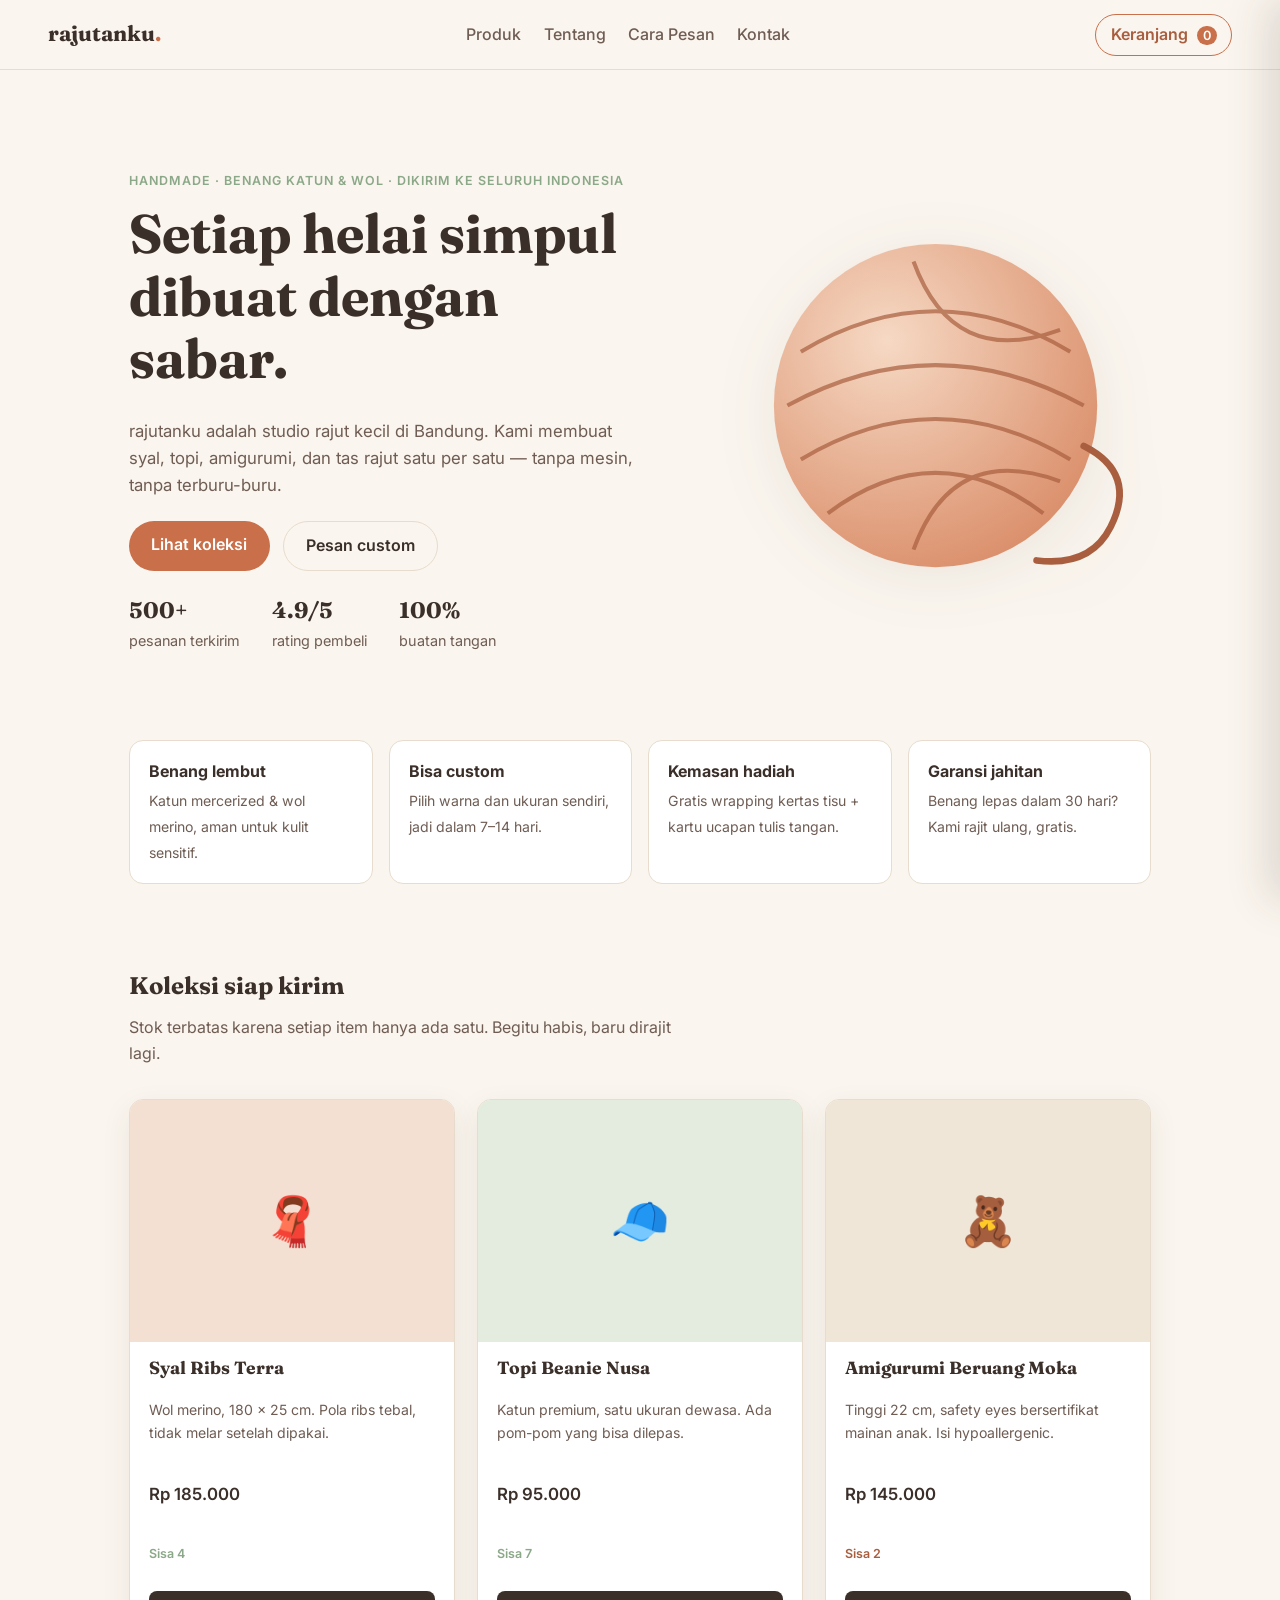
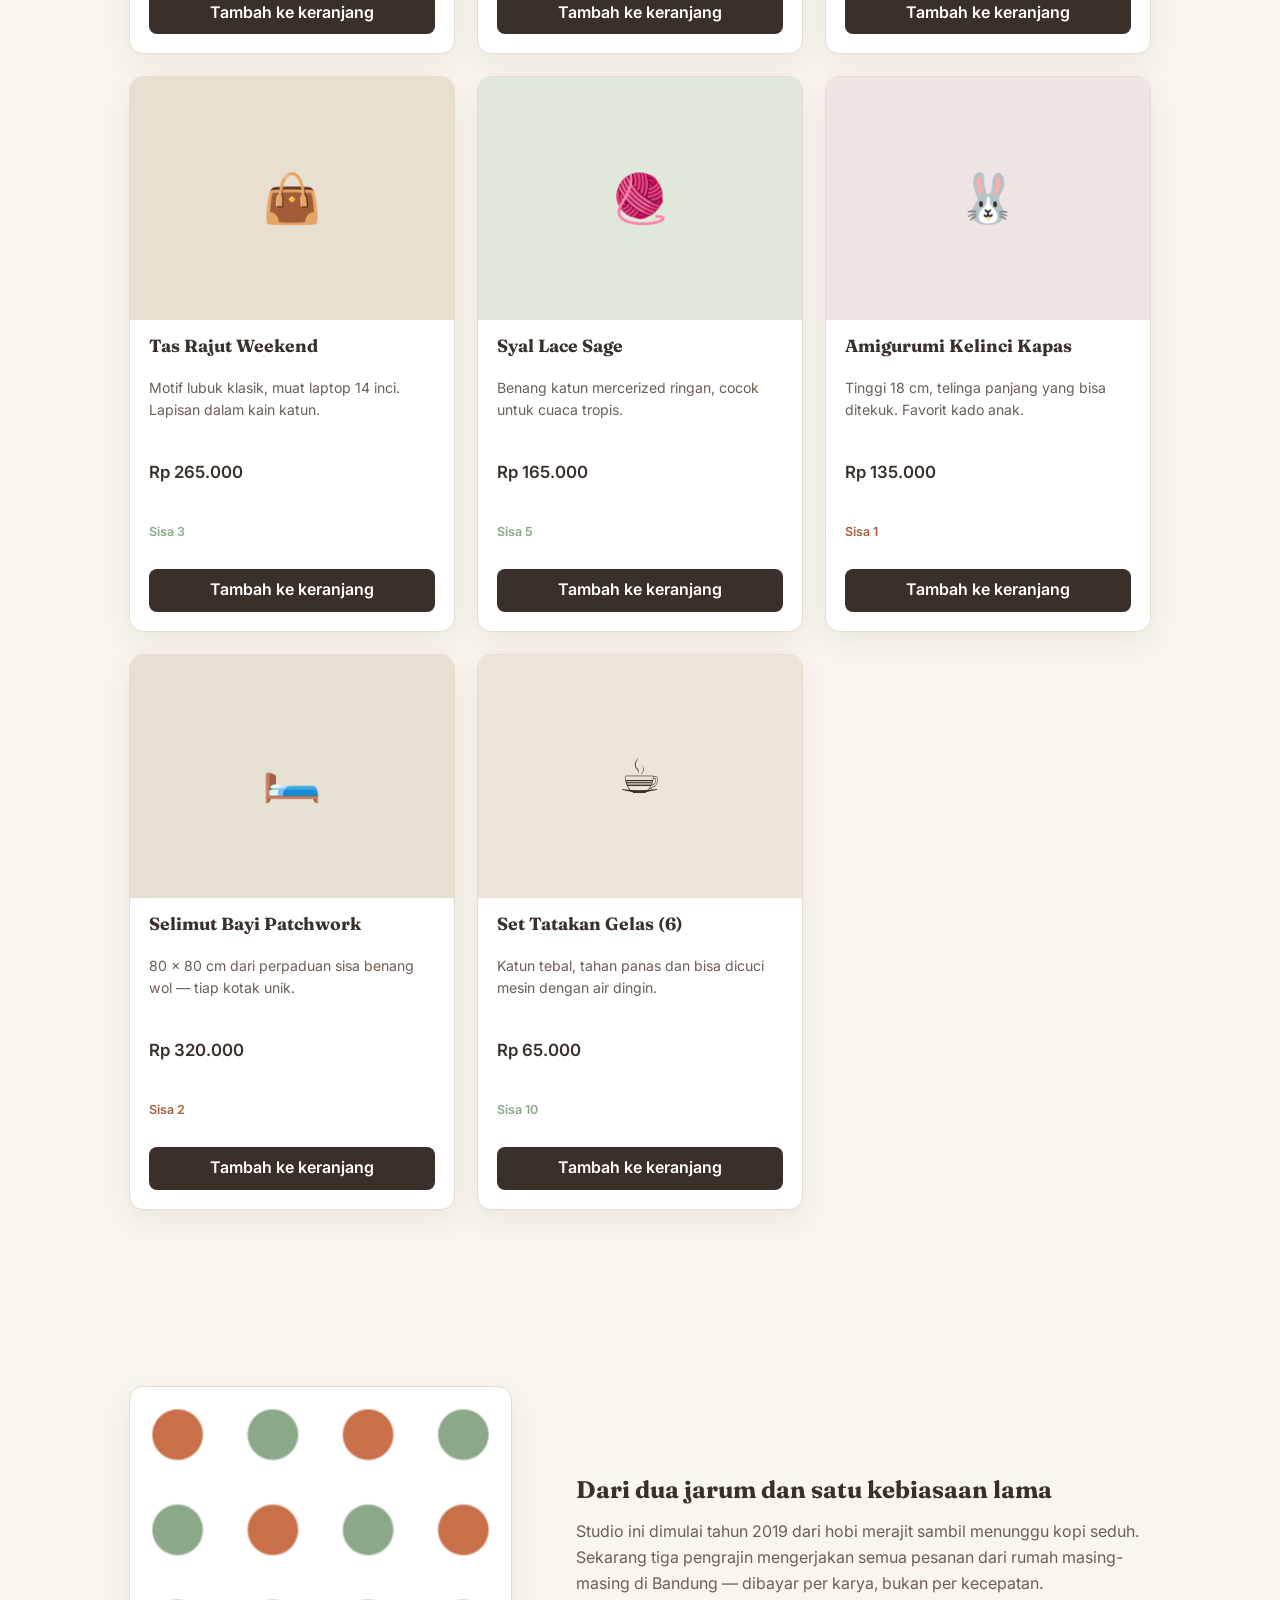
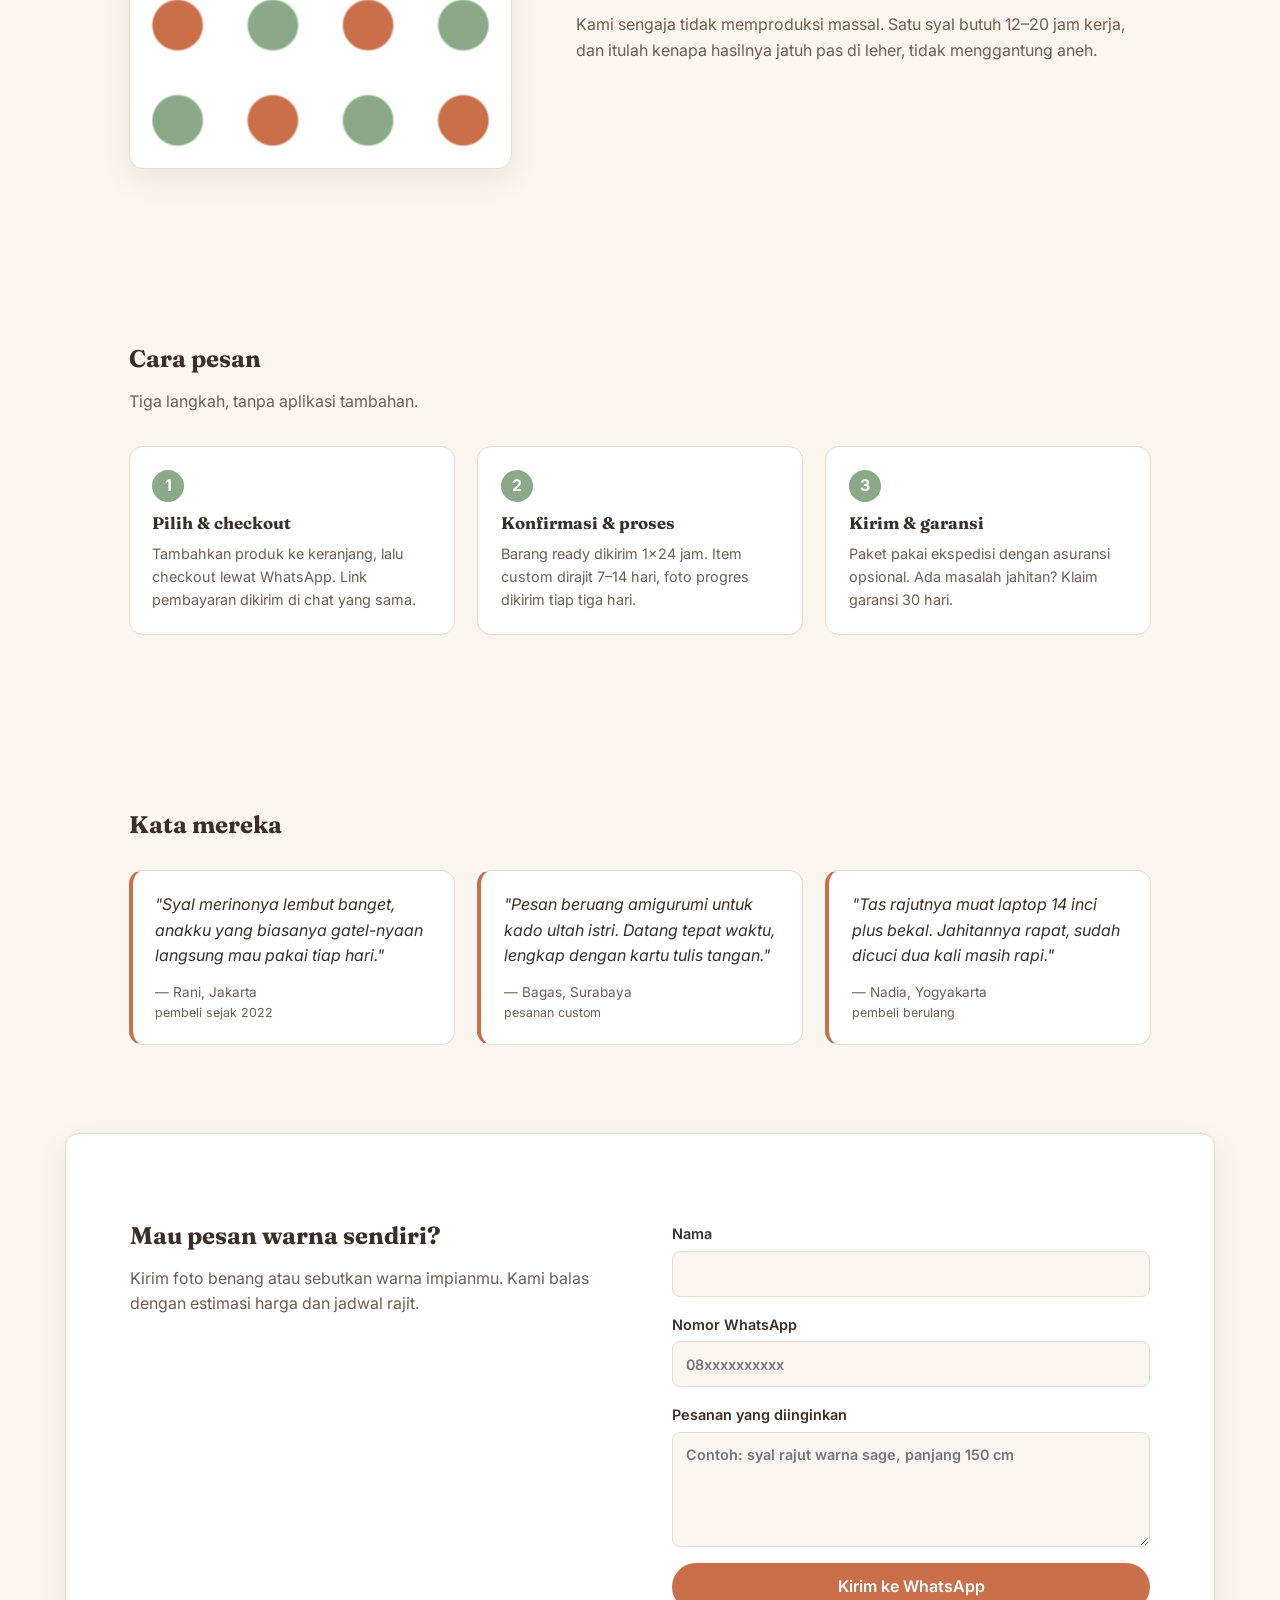
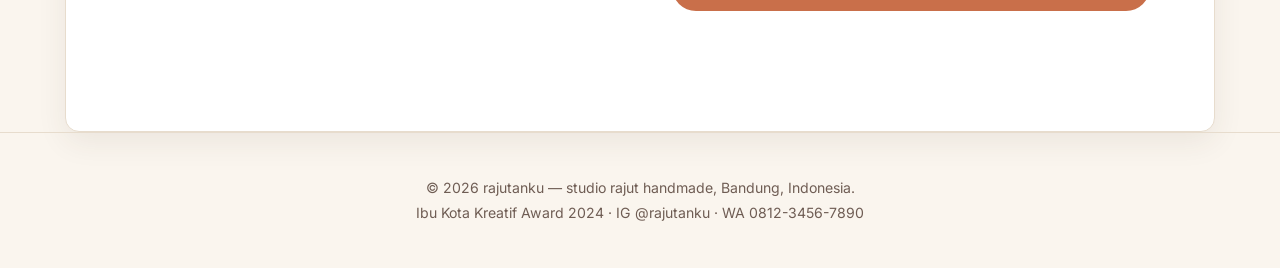
<file: index.html>
<!DOCTYPE html>
<html lang="id">
<head>
  <meta charset="UTF-8" />
  <meta name="viewport" content="width=device-width, initial-scale=1.0" />
  <title>rajutanku — Rajutan Handmade untuk Hangat Sehari-hari</title>
  <meta name="description" content="Toko rajutan handmade: syal, topi, amigurumi, dan tas rajut. Dibuat satu per satu oleh pengrajin lokal." />
  <link rel="preconnect" href="https://fonts.googleapis.com" />
  <link rel="preconnect" href="https://fonts.gstatic.com" crossorigin />
  <link href="https://fonts.googleapis.com/css2?family=Fraunces:opsz,wght@9..144,500;9..144,700&family=Inter:wght@400;500;600&display=swap" rel="stylesheet" />
  <link rel="stylesheet" href="style.css" />
</head>
<body>
  <header class="site-header">
    <a class="brand" href="#top">rajutanku<span class="brand-dot">.</span></a>
    <nav class="site-nav" aria-label="Navigasi utama">
      <a href="#produk">Produk</a>
      <a href="#tentang">Tentang</a>
      <a href="#cara-pesan">Cara Pesan</a>
      <a href="#kontak">Kontak</a>
    </nav>
    <button class="cart-button" id="cart-toggle" aria-haspopup="dialog" aria-controls="cart-panel">
      Keranjang <span class="cart-count" id="cart-count">0</span>
    </button>
  </header>

  <main id="top">
    <section class="hero">
      <div class="hero-copy">
        <p class="eyebrow">Handmade · Benang katun & wol · Dikirim ke seluruh Indonesia</p>
        <h1>Setiap helai simpul dibuat dengan sabar.</h1>
        <p class="hero-lede">
          rajutanku adalah studio rajut kecil di Bandung. Kami membuat syal, topi,
          amigurumi, dan tas rajut satu per satu — tanpa mesin, tanpa terburu-buru.
        </p>
        <div class="hero-actions">
          <a class="btn btn-primary" href="#produk">Lihat koleksi</a>
          <a class="btn btn-ghost" href="#cara-pesan">Pesan custom</a>
        </div>
        <ul class="hero-stats">
          <li><strong>500+</strong> pesanan terkirim</li>
          <li><strong>4.9/5</strong> rating pembeli</li>
          <li><strong>100%</strong> buatan tangan</li>
        </ul>
      </div>
      <div class="hero-art" aria-hidden="true">
        <svg viewBox="0 0 320 320" class="yarn-svg">
          <defs>
            <radialGradient id="ballGrad" cx="35%" cy="30%" r="80%">
              <stop offset="0%" stop-color="#f6d9c4" />
              <stop offset="100%" stop-color="#d98b66" />
            </radialGradient>
          </defs>
          <circle cx="160" cy="160" r="120" fill="url(#ballGrad)" />
          <g stroke="#a95f3f" stroke-width="3" fill="none" opacity="0.7">
            <path d="M60 120 Q160 60 260 120" />
            <path d="M50 160 Q160 100 270 160" />
            <path d="M60 200 Q160 140 260 200" />
            <path d="M80 240 Q160 180 240 240" />
            <path d="M100 70 Q160 130 220 70" transform="rotate(25 160 160)" />
            <path d="M100 250 Q160 190 220 250" transform="rotate(-25 160 160)" />
          </g>
          <path d="M270 190 q40 20 20 60 q-15 30 -55 25" stroke="#a95f3f" stroke-width="5" fill="none" stroke-linecap="round" />
        </svg>
      </div>
    </section>

    <section class="usp-strip" aria-label="Keunggulan kami">
      <div class="usp"><strong>Benang lembut</strong><span>Katun mercerized & wol merino, aman untuk kulit sensitif.</span></div>
      <div class="usp"><strong>Bisa custom</strong><span>Pilih warna dan ukuran sendiri, jadi dalam 7–14 hari.</span></div>
      <div class="usp"><strong>Kemasan hadiah</strong><span>Gratis wrapping kertas tisu + kartu ucapan tulis tangan.</span></div>
      <div class="usp"><strong>Garansi jahitan</strong><span>Benang lepas dalam 30 hari? Kami rajit ulang, gratis.</span></div>
    </section>

    <section id="produk" class="products">
      <div class="section-head">
        <h2>Koleksi siap kirim</h2>
        <p>Stok terbatas karena setiap item hanya ada satu. Begitu habis, baru dirajit lagi.</p>
      </div>
      <div class="product-grid" id="product-grid"><!-- diisi dari app.js --></div>
    </section>

    <section id="tentang" class="about">
      <div class="about-photo" aria-hidden="true">
        <div class="stitch-pattern"></div>
      </div>
      <div class="about-copy">
        <h2>Dari dua jarum dan satu kebiasaan lama</h2>
        <p>
          Studio ini dimulai tahun 2019 dari hobi merajit sambil menunggu kopi seduh.
          Sekarang tiga pengrajin mengerjakan semua pesanan dari rumah masing-masing di
          Bandung — dibayar per karya, bukan per kecepatan.
        </p>
        <p>
          Kami sengaja tidak memproduksi massal. Satu syal butuh 12–20 jam kerja, dan
          itulah kenapa hasilnya jatuh pas di leher, tidak menggantung aneh.
        </p>
      </div>
    </section>

    <section id="cara-pesan" class="how-to">
      <div class="section-head">
        <h2>Cara pesan</h2>
        <p>Tiga langkah, tanpa aplikasi tambahan.</p>
      </div>
      <ol class="steps">
        <li>
          <span class="step-num">1</span>
          <h3>Pilih & checkout</h3>
          <p>Tambahkan produk ke keranjang, lalu checkout lewat WhatsApp. Link pembayaran dikirim di chat yang sama.</p>
        </li>
        <li>
          <span class="step-num">2</span>
          <h3>Konfirmasi & proses</h3>
          <p>Barang ready dikirim 1x24 jam. Item custom dirajit 7–14 hari, foto progres dikirim tiap tiga hari.</p>
        </li>
        <li>
          <span class="step-num">3</span>
          <h3>Kirim & garansi</h3>
          <p>Paket pakai ekspedisi dengan asuransi opsional. Ada masalah jahitan? Klaim garansi 30 hari.</p>
        </li>
      </ol>
    </section>

    <section class="testimonials">
      <div class="section-head">
        <h2>Kata mereka</h2>
      </div>
      <div class="quote-grid">
        <blockquote>
          <p>"Syal merinonya lembut banget, anakku yang biasanya gatel-nyaan langsung mau pakai tiap hari."</p>
          <footer>— Rani, Jakarta <cite>pembeli sejak 2022</cite></footer>
        </blockquote>
        <blockquote>
          <p>"Pesan beruang amigurumi untuk kado ultah istri. Datang tepat waktu, lengkap dengan kartu tulis tangan."</p>
          <footer>— Bagas, Surabaya <cite>pesanan custom</cite></footer>
        </blockquote>
        <blockquote>
          <p>"Tas rajutnya muat laptop 14 inci plus bekal. Jahitannya rapat, sudah dicuci dua kali masih rapi."</p>
          <footer>— Nadia, Yogyakarta <cite>pembeli berulang</cite></footer>
        </blockquote>
      </div>
    </section>

    <section id="kontak" class="contact">
      <div class="contact-copy">
        <h2>Mau pesan warna sendiri?</h2>
        <p>Kirim foto benang atau sebutkan warna impianmu. Kami balas dengan estimasi harga dan jadwal rajit.</p>
      </div>
      <form class="contact-form" id="contact-form" novalidate>
        <label>
          Nama
          <input type="text" name="nama" autocomplete="name" required />
        </label>
        <label>
          Nomor WhatsApp
          <input type="tel" name="wa" autocomplete="tel" placeholder="08xxxxxxxxxx" required />
        </label>
        <label>
          Pesanan yang diinginkan
          <textarea name="pesan" rows="4" placeholder="Contoh: syal rajut warna sage, panjang 150 cm" required></textarea>
        </label>
        <button class="btn btn-primary" type="submit">Kirim ke WhatsApp</button>
        <p class="form-status" id="form-status" role="status" aria-live="polite"></p>
      </form>
    </section>
  </main>

  <footer class="site-footer">
    <p>© <span id="year"></span> rajutanku — studio rajut handmade, Bandung, Indonesia.</p>
    <p>Ibu Kota Kreatif Award 2024 · IG @rajutanku · WA 0812-3456-7890</p>
  </footer>

  <aside class="cart-panel" id="cart-panel" role="dialog" aria-label="Keranjang belanja" aria-hidden="true">
    <div class="cart-head">
      <h2>Keranjang</h2>
      <button class="cart-close" id="cart-close" aria-label="Tutup keranjang">×</button>
    </div>
    <ul class="cart-items" id="cart-items"></ul>
    <p class="cart-empty" id="cart-empty">Keranjang masih kosong.</p>
    <div class="cart-foot">
      <p>Total: <strong id="cart-total">Rp0</strong></p>
      <button class="btn btn-primary" id="checkout-btn">Checkout via WhatsApp</button>
    </div>
  </aside>
  <div class="overlay" id="overlay"></div>

  <script src="app.js"></script>
</body>
</html>
</file>
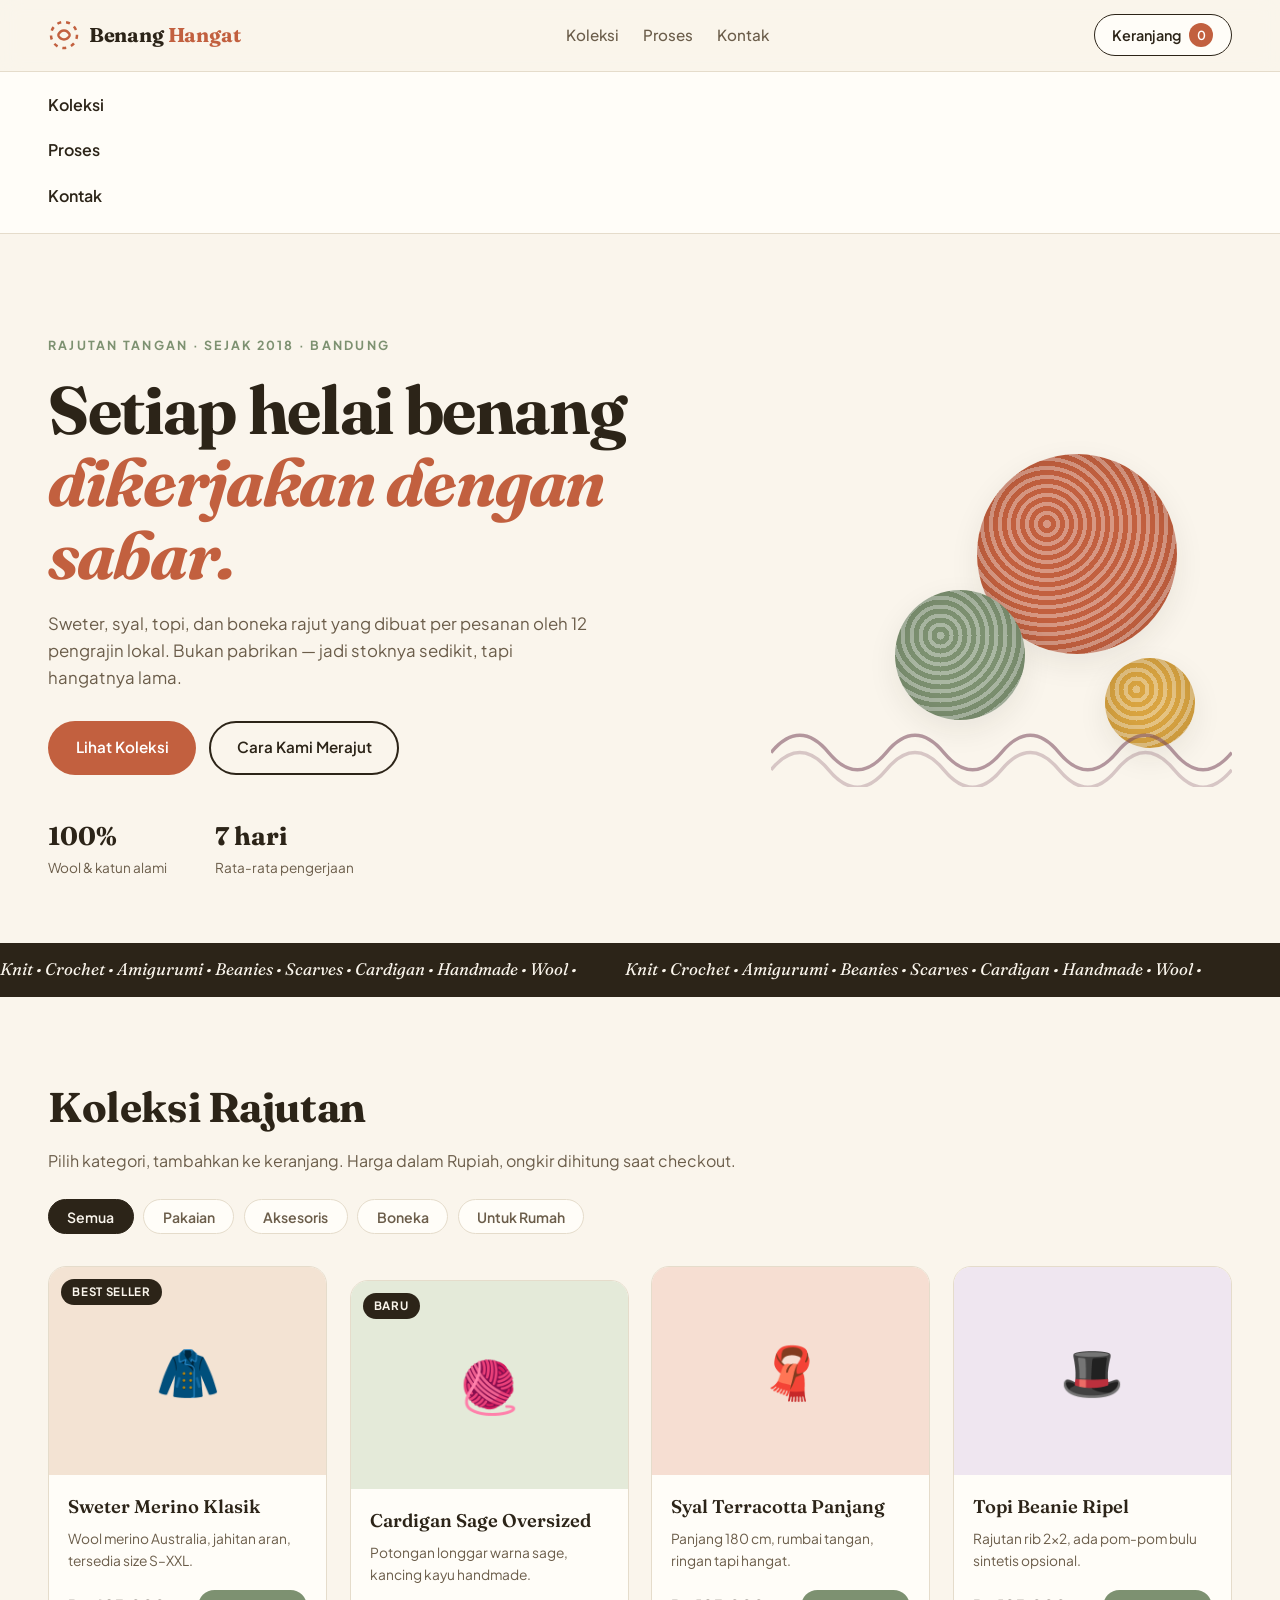
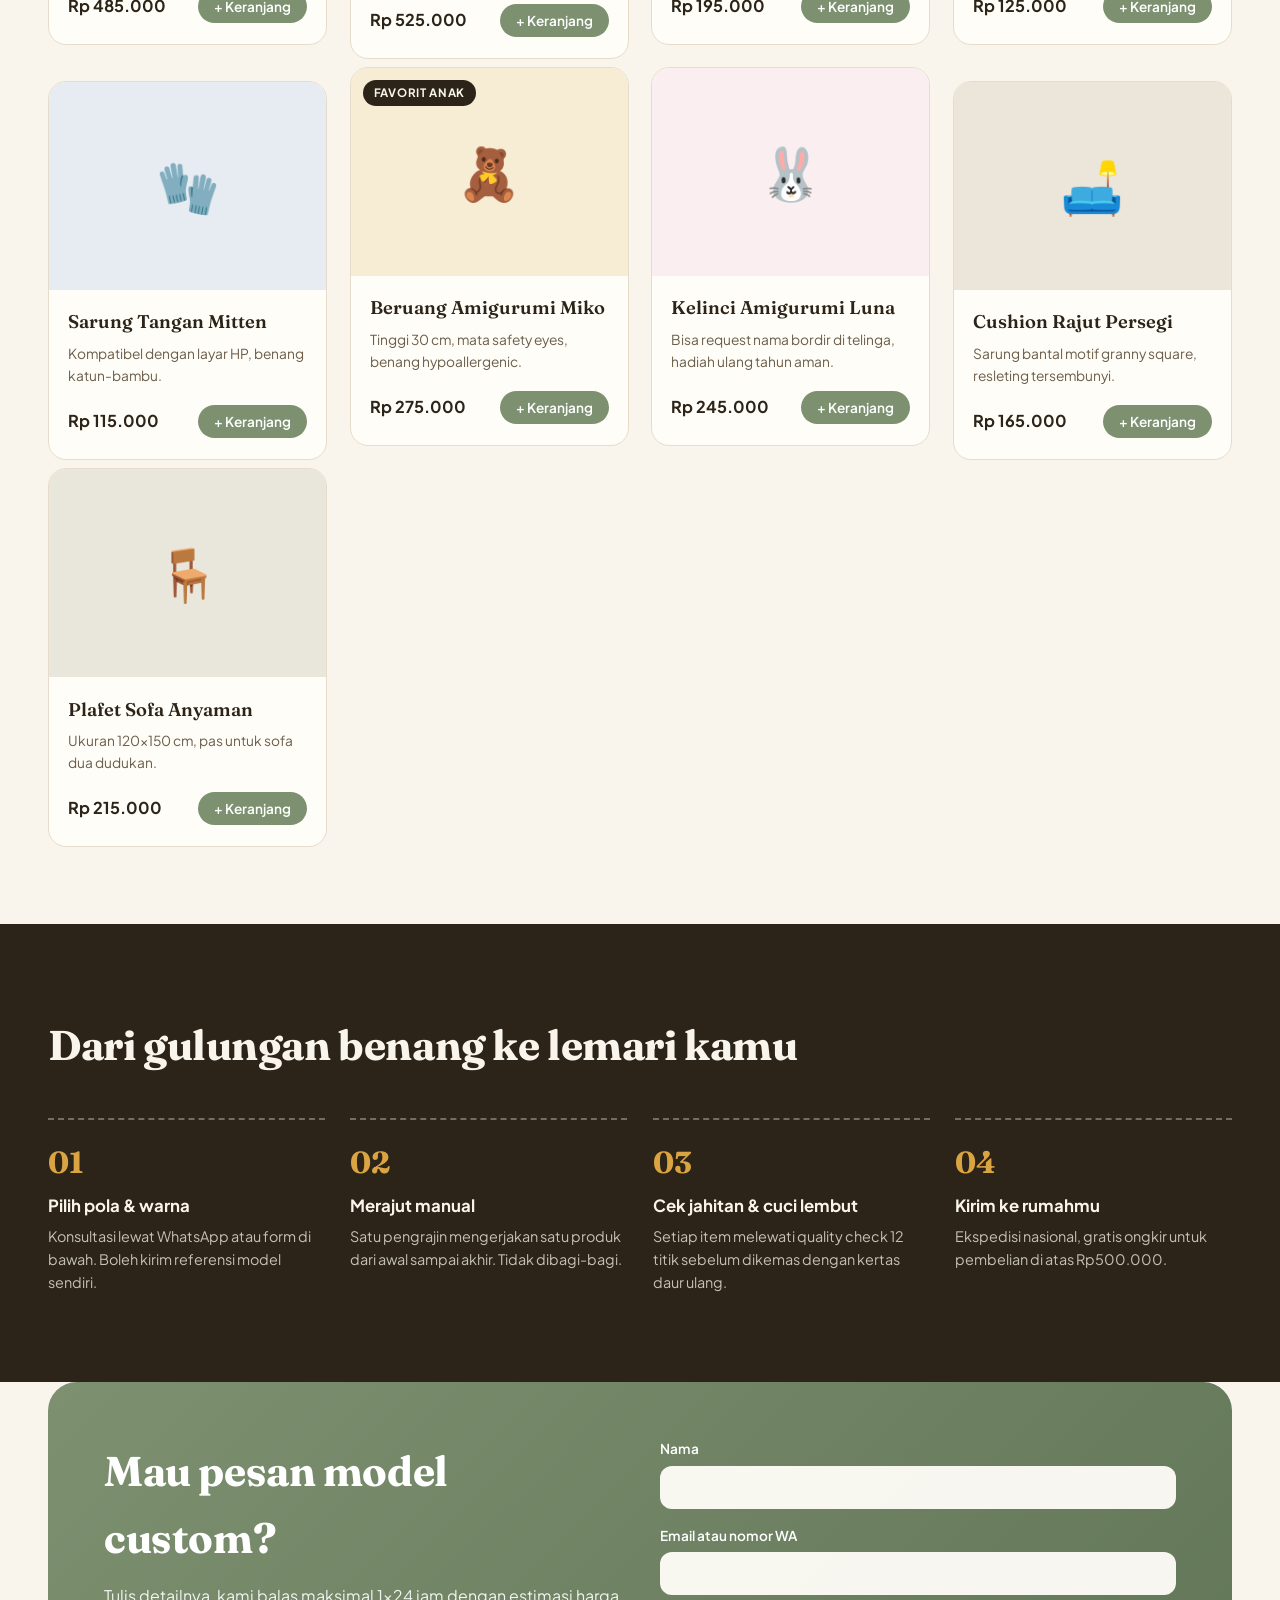
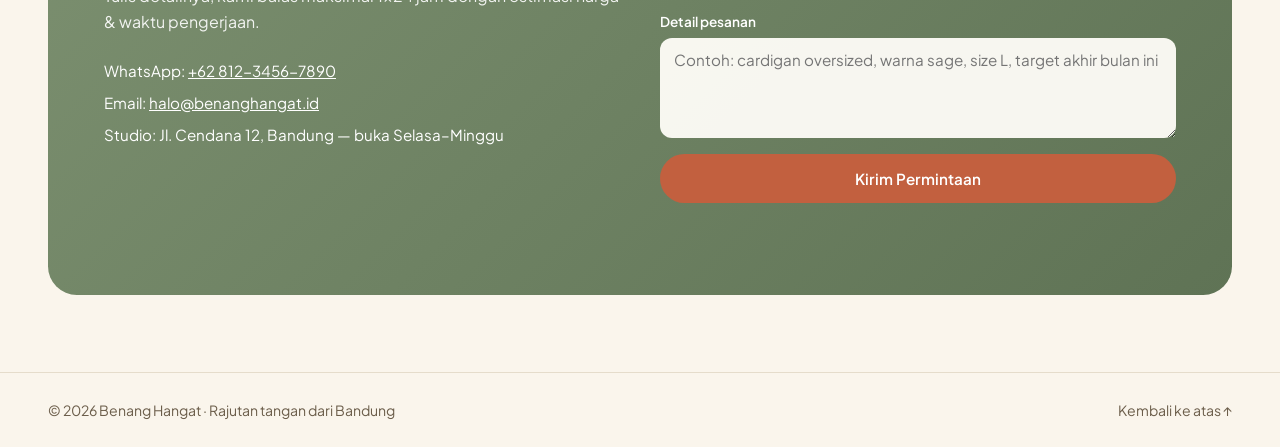
<file: website/index.html>
<!DOCTYPE html>
<html lang="id">
<head>
  <meta charset="UTF-8" />
  <meta name="viewport" content="width=device-width, initial-scale=1.0" />
  <title>Benang Hangat — Rajutan Tangan Asli Indonesia</title>
  <meta name="description" content="Bisnis Rajutan: sweter, syal, topi, dan amigurumi rajut tangan. Dikerjakan oleh pengrajin lokal, bahan wool premium." />
  <link rel="preconnect" href="https://fonts.googleapis.com" />
  <link rel="preconnect" href="https://fonts.gstatic.com" crossorigin />
  <link href="https://fonts.googleapis.com/css2?family=Fraunces:opsz,wght@9..144,400;9..144,600;9..144,700&family=Plus+Jakarta+Sans:wght@400;500;600;700&display=swap" rel="stylesheet" />
  <link rel="stylesheet" href="css/style.css" />
</head>
<body>

  <header class="site-header" id="top">
    <a class="brand" href="#top">
      <span class="brand-mark" aria-hidden="true">
        <svg viewBox="0 0 32 32" width="32" height="32"><circle cx="16" cy="16" r="13" fill="none" stroke="currentColor" stroke-width="2.5" stroke-dasharray="4 5"/><path d="M10 16c3-6 9-6 12 0M10 16c3 6 9 6 12 0" fill="none" stroke="currentColor" stroke-width="2.5"/></svg>
      </span>
      <span class="brand-text">Benang<span>Hangat</span></span>
    </a>
    <nav class="main-nav" aria-label="Navigasi utama">
      <a href="#koleksi">Koleksi</a>
      <a href="#proses">Proses</a>
      <a href="#kontak">Kontak</a>
    </nav>
    <div class="header-actions">
      <button class="cart-button" id="cart-toggle" aria-haspopup="dialog" aria-controls="cart-drawer">
        Keranjang <span class="cart-count" id="cart-count">0</span>
      </button>
      <button class="menu-toggle" id="menu-toggle" aria-expanded="false" aria-controls="mobile-nav">Menu</button>
    </div>
  </header>

  <nav class="mobile-nav" id="mobile-nav" hidden aria-label="Navigasi mobile">
    <a href="#koleksi">Koleksi</a>
    <a href="#proses">Proses</a>
    <a href="#kontak">Kontak</a>
  </nav>

  <main>
    <section class="hero">
      <div class="hero-inner">
        <p class="eyebrow">Rajutan tangan · sejak 2018 · Bandung</p>
        <h1 class="hero-title">Setiap helai benang<br /><em>dikerjakan dengan sabar.</em></h1>
        <p class="hero-sub">Sweter, syal, topi, dan boneka rajut yang dibuat per pesanan oleh 12 pengrajin lokal. Bukan pabrikan — jadi stoknya sedikit, tapi hangatnya lama.</p>
        <div class="hero-cta">
          <a class="btn btn-primary" href="#koleksi">Lihat Koleksi</a>
          <a class="btn btn-ghost" href="#proses">Cara Kami Merajut</a>
        </div>
        <dl class="hero-stats">
          <div><dt>100%</dt><dd>Wool &amp; katun alami</dd></div>
          <div><dt>7 hari</dt><dd>Rata-rata pengerjaan</dd></div>
        </dl>
      </div>
      <div class="hero-art" aria-hidden="true">
        <div class="yarn yarn-a"></div>
        <div class="yarn yarn-b"></div>
        <div class="yarn yarn-c"></div>
        <svg class="stitch-divider" viewBox="0 0 400 60" preserveAspectRatio="none">
          <path d="M0 30 Q25 0 50 30 T100 30 T150 30 T200 30 T250 30 T300 30 T350 30 T400 30" fill="none" stroke="currentColor" stroke-width="3"/>
          <path d="M0 45 Q25 15 50 45 T100 45 T150 45 T200 45 T250 45 T300 45 T350 45 T400 45" fill="none" stroke="currentColor" stroke-width="3" opacity=".5"/>
        </svg>
      </div>
    </section>

    <section class="marquee-band" aria-hidden="true">
      <div class="marquee-track">
        <span>Knit • Crochet • Amigurumi • Beanies • Scarves • Cardigan • Handmade • Wool •</span>
        <span>Knit • Crochet • Amigurumi • Beanies • Scarves • Cardigan • Handmade • Wool •</span>
      </div>
    </section>

    <section class="shop" id="koleksi">
      <div class="section-head">
        <h2>Koleksi Rajutan</h2>
        <p>Pilih kategori, tambahkan ke keranjang. Harga dalam Rupiah, ongkir dihitung saat checkout.</p>
      </div>

      <div class="filters" role="group" aria-label="Filter kategori">
        <button class="chip is-active" data-category="all">Semua</button>
        <button class="chip" data-category="pakaian">Pakaian</button>
        <button class="chip" data-category="aksesoris">Aksesoris</button>
        <button class="chip" data-category="boneka">Boneka</button>
        <button class="chip" data-category="rumah">Untuk Rumah</button>
      </div>

      <div class="product-grid" id="product-grid" aria-live="polite"></div>
    </section>

    <section class="process" id="proses">
      <div class="process-inner">
        <h2>Dari gulungan benang ke lemari kamu</h2>
        <ol class="steps">
          <li>
            <span class="step-num">01</span>
            <h3>Pilih pola &amp; warna</h3>
            <p>Konsultasi lewat WhatsApp atau form di bawah. Boleh kirim referensi model sendiri.</p>
          </li>
          <li>
            <span class="step-num">02</span>
            <h3>Merajut manual</h3>
            <p>Satu pengrajin mengerjakan satu produk dari awal sampai akhir. Tidak dibagi-bagi.</p>
          </li>
          <li>
            <span class="step-num">03</span>
            <h3>Cek jahitan &amp; cuci lembut</h3>
            <p>Setiap item melewati quality check 12 titik sebelum dikemas dengan kertas daur ulang.</p>
          </li>
          <li>
            <span class="step-num">04</span>
            <h3>Kirim ke rumahmu</h3>
            <p>Ekspedisi nasional, gratis ongkir untuk pembelian di atas Rp500.000.</p>
          </li>
        </ol>
      </div>
    </section>

    <section class="contact" id="kontak">
      <div class="contact-card">
        <div class="contact-copy">
          <h2>Mau pesan model custom?</h2>
          <p>Tulis detailnya, kami balas maksimal 1x24 jam dengan estimasi harga &amp; waktu pengerjaan.</p>
          <ul class="contact-list">
            <li>WhatsApp: <a href="https://wa.me/6281234567890">+62 812-3456-7890</a></li>
            <li>Email: <a href="mailto:halo@benanghangat.id">halo@benanghangat.id</a></li>
            <li>Studio: Jl. Cendana 12, Bandung — buka Selasa–Minggu</li>
          </ul>
        </div>
        <form class="contact-form" id="contact-form" novalidate>
          <label>Nama
            <input type="text" name="nama" autocomplete="name" required />
          </label>
          <label>Email atau nomor WA
            <input type="text" name="kontak" autocomplete="email" required />
          </label>
          <label>Detail pesanan
            <textarea name="pesan" rows="4" placeholder="Contoh: cardigan oversized, warna sage, size L, target akhir bulan ini" required></textarea>
          </label>
          <button class="btn btn-primary" type="submit">Kirim Permintaan</button>
          <p class="form-status" id="form-status" role="status"></p>
        </form>
      </div>
    </section>
  </main>

  <footer class="site-footer">
    <p>© 2026 Benang Hangat · Rajutan tangan dari Bandung</p>
    <a href="#top">Kembali ke atas ↑</a>
  </footer>

  <aside class="cart-drawer" id="cart-drawer" role="dialog" aria-label="Keranjang belanja" aria-hidden="true">
    <div class="cart-head">
      <h3>Keranjang</h3>
      <button class="cart-close" id="cart-close" aria-label="Tutup keranjang">×</button>
    </div>
    <ul class="cart-items" id="cart-items"></ul>
    <p class="cart-empty" id="cart-empty">Keranjang masih kosong. Yuk pilih rajutan favoritmu.</p>
    <div class="cart-foot">
      <p>Total <strong id="cart-total">Rp0</strong></p>
      <button class="btn btn-primary" id="checkout-btn">Checkout via WhatsApp</button>
    </div>
  </aside>
  <div class="overlay" id="overlay" hidden></div>

  <script src="js/app.js"></script>
</body>
</html>
</file>
<file: style.css>
:root {
  --cream: #faf5ee;
  --paper: #ffffff;
  --ink: #3b2f2a;
  --ink-soft: #6f5d54;
  --terra: #c96f4a;
  --terra-dark: #a95f3f;
  --sage: #8ba888;
  --line: #e7dccd;
  --shadow: 0 10px 30px rgba(59, 47, 42, 0.08);
  --radius: 14px;
}

* {
  box-sizing: border-box;
}

html {
  scroll-behavior: smooth;
}

body {
  margin: 0;
  font-family: "Inter", system-ui, sans-serif;
  color: var(--ink);
  background: var(--cream);
  line-height: 1.6;
}

h1, h2, h3 {
  font-family: "Fraunces", Georgia, serif;
  line-height: 1.15;
  margin: 0 0 0.5em;
}

img, svg {
  max-width: 100%;
  display: block;
}

a {
  color: inherit;
}

.site-header {
  position: sticky;
  top: 0;
  z-index: 20;
  display: flex;
  align-items: center;
  justify-content: space-between;
  gap: 1rem;
  padding: 0.85rem clamp(1rem, 4vw, 3rem);
  background: rgba(250, 245, 238, 0.92);
  backdrop-filter: blur(8px);
  border-bottom: 1px solid var(--line);
}

.brand {
  font-family: "Fraunces", serif;
  font-weight: 700;
  font-size: 1.35rem;
  text-decoration: none;
}

.brand-dot {
  color: var(--terra);
}

.site-nav {
  display: flex;
  gap: 1.4rem;
}

.site-nav a {
  text-decoration: none;
  font-weight: 500;
  color: var(--ink-soft);
}

.site-nav a:hover {
  color: var(--terra-dark);
}

.cart-button {
  border: 1px solid var(--terra);
  background: transparent;
  color: var(--terra-dark);
  font: inherit;
  font-weight: 600;
  padding: 0.45rem 0.9rem;
  border-radius: 999px;
  cursor: pointer;
}

.cart-count {
  display: inline-grid;
  place-items: center;
  min-width: 1.5em;
  height: 1.5em;
  margin-left: 0.35rem;
  padding: 0 0.3em;
  border-radius: 999px;
  background: var(--terra);
  color: #fff;
  font-size: 0.8em;
}

main > section {
  padding: clamp(3rem, 7vw, 5.5rem) clamp(1rem, 5vw, 4rem);
  max-width: 1150px;
  margin: 0 auto;
}

.hero {
  display: grid;
  grid-template-columns: 1.1fr 0.9fr;
  align-items: center;
  gap: clamp(2rem, 5vw, 4rem);
}

.eyebrow {
  text-transform: uppercase;
  letter-spacing: 0.08em;
  font-size: 0.78rem;
  font-weight: 600;
  color: var(--sage);
}

.hero h1 {
  font-size: clamp(2.1rem, 5vw, 3.4rem);
}

.hero-lede {
  color: var(--ink-soft);
  font-size: 1.05rem;
  max-width: 46ch;
}

.hero-actions {
  display: flex;
  gap: 0.8rem;
  margin: 1.4rem 0;
}

.btn {
  display: inline-block;
  border: none;
  border-radius: 999px;
  padding: 0.7rem 1.4rem;
  font: inherit;
  font-weight: 600;
  text-decoration: none;
  cursor: pointer;
}

.btn-primary {
  background: var(--terra);
  color: #fff;
}

.btn-primary:hover {
  background: var(--terra-dark);
}

.btn-ghost {
  background: transparent;
  border: 1px solid var(--line);
  color: var(--ink);
}

.btn-ghost:hover {
  border-color: var(--terra);
  color: var(--terra-dark);
}

.hero-stats {
  display: flex;
  gap: 2rem;
  list-style: none;
  padding: 0;
  margin: 0;
  color: var(--ink-soft);
  font-size: 0.9rem;
}

.hero-stats strong {
  display: block;
  font-family: "Fraunces", serif;
  font-size: 1.4rem;
  color: var(--ink);
}

.yarn-svg {
  filter: drop-shadow(var(--shadow));
}

.usp-strip {
  max-width: 1150px;
  margin: 0 auto;
  padding: 0 clamp(1rem, 5vw, 4rem);
  display: grid;
  grid-template-columns: repeat(4, 1fr);
  gap: 1rem;
}

.usp {
  background: var(--paper);
  border: 1px solid var(--line);
  border-radius: var(--radius);
  padding: 1.1rem 1.2rem;
}

.usp strong {
  display: block;
  margin-bottom: 0.25rem;
}

.usp span {
  font-size: 0.88rem;
  color: var(--ink-soft);
}

.section-head {
  max-width: 560px;
  margin-bottom: 2rem;
}

.section-head p {
  color: var(--ink-soft);
}

.product-grid {
  display: grid;
  grid-template-columns: repeat(auto-fill, minmax(240px, 1fr));
  gap: 1.4rem;
}

.product-card {
  background: var(--paper);
  border: 1px solid var(--line);
  border-radius: var(--radius);
  overflow: hidden;
  display: flex;
  flex-direction: column;
  box-shadow: var(--shadow);
}

.product-thumb {
  aspect-ratio: 4 / 3;
  display: grid;
  place-items: center;
  font-size: 3rem;
}

.product-body {
  padding: 1rem 1.2rem 1.2rem;
  display: flex;
  flex-direction: column;
  gap: 0.4rem;
  flex: 1;
}

.product-body h3 {
  font-size: 1.1rem;
  margin: 0;
}

.product-desc {
  font-size: 0.88rem;
  color: var(--ink-soft);
  flex: 1;
}

.product-price {
  font-weight: 600;
  font-size: 1.05rem;
}

.product-stock {
  font-size: 0.78rem;
  color: var(--sage);
  font-weight: 600;
}

.product-stock.low {
  color: var(--terra-dark);
}

.add-btn {
  margin-top: 0.5rem;
  background: var(--ink);
  color: #fff;
  border: none;
  border-radius: 8px;
  padding: 0.55rem;
  font: inherit;
  font-weight: 600;
  cursor: pointer;
}

.add-btn:hover {
  background: var(--terra-dark);
}

.add-btn:disabled {
  background: var(--line);
  color: var(--ink-soft);
  cursor: not-allowed;
}

.about {
  display: grid;
  grid-template-columns: 0.8fr 1.2fr;
  gap: clamp(2rem, 5vw, 4rem);
  align-items: center;
}

.stitch-pattern {
  aspect-ratio: 1;
  border-radius: var(--radius);
  background:
    radial-gradient(circle at 25% 25%, var(--terra) 12%, transparent 13%),
    radial-gradient(circle at 75% 25%, var(--sage) 12%, transparent 13%),
    radial-gradient(circle at 25% 75%, var(--sage) 12%, transparent 13%),
    radial-gradient(circle at 75% 75%, var(--terra) 12%, transparent 13%),
    var(--paper);
  background-size: 50% 50%;
  border: 1px solid var(--line);
  box-shadow: var(--shadow);
}

.about-copy p {
  color: var(--ink-soft);
}

.steps {
  list-style: none;
  padding: 0;
  margin: 0;
  display: grid;
  grid-template-columns: repeat(3, 1fr);
  gap: 1.4rem;
}

.steps li {
  background: var(--paper);
  border: 1px solid var(--line);
  border-radius: var(--radius);
  padding: 1.4rem;
}

.step-num {
  display: inline-grid;
  place-items: center;
  width: 2rem;
  height: 2rem;
  border-radius: 50%;
  background: var(--sage);
  color: #fff;
  font-weight: 700;
  margin-bottom: 0.8rem;
}

.steps h3 {
  font-size: 1.05rem;
}

.steps p {
  font-size: 0.9rem;
  color: var(--ink-soft);
  margin: 0;
}

.quote-grid {
  display: grid;
  grid-template-columns: repeat(3, 1fr);
  gap: 1.4rem;
}

.testimonials blockquote {
  margin: 0;
  background: var(--paper);
  border: 1px solid var(--line);
  border-left: 4px solid var(--terra);
  border-radius: var(--radius);
  padding: 1.3rem 1.4rem;
}

.testimonials p {
  margin: 0 0 0.8rem;
  font-style: italic;
}

.testimonials footer {
  font-size: 0.85rem;
  color: var(--ink-soft);
}

.testimonials cite {
  display: block;
  font-style: normal;
  font-size: 0.78rem;
}

.contact {
  display: grid;
  grid-template-columns: 1fr 1fr;
  gap: clamp(2rem, 5vw, 4rem);
  align-items: start;
  background: var(--paper);
  border: 1px solid var(--line);
  border-radius: var(--radius);
  box-shadow: var(--shadow);
}

.contact-copy p {
  color: var(--ink-soft);
}

.contact-form {
  display: grid;
  gap: 1rem;
}

.contact-form label {
  display: grid;
  gap: 0.35rem;
  font-weight: 600;
  font-size: 0.9rem;
}

.contact-form input,
.contact-form textarea {
  font: inherit;
  padding: 0.65rem 0.8rem;
  border: 1px solid var(--line);
  border-radius: 8px;
  background: var(--cream);
}

.contact-form input:focus,
.contact-form textarea:focus {
  outline: 2px solid var(--sage);
  outline-offset: 1px;
}

.form-status {
  margin: 0;
  font-size: 0.88rem;
  color: var(--terra-dark);
  min-height: 1.2em;
}

.site-footer {
  text-align: center;
  padding: 2.5rem 1rem;
  border-top: 1px solid var(--line);
  color: var(--ink-soft);
  font-size: 0.88rem;
}

.site-footer p {
  margin: 0.2rem 0;
}

.cart-panel {
  position: fixed;
  top: 0;
  right: 0;
  height: 100dvh;
  width: min(380px, 92vw);
  background: var(--paper);
  border-left: 1px solid var(--line);
  box-shadow: -12px 0 40px rgba(59, 47, 42, 0.15);
  transform: translateX(100%);
  transition: transform 0.28s ease;
  z-index: 40;
  display: flex;
  flex-direction: column;
  padding: 1.4rem;
}

.cart-panel.open {
  transform: translateX(0);
}

.cart-head {
  display: flex;
  align-items: center;
  justify-content: space-between;
}

.cart-close {
  border: none;
  background: none;
  font-size: 1.6rem;
  line-height: 1;
  cursor: pointer;
  color: var(--ink-soft);
}

.cart-items {
  list-style: none;
  padding: 0;
  margin: 1rem 0;
  overflow-y: auto;
  flex: 1;
  display: grid;
  gap: 0.8rem;
  align-content: start;
}

.cart-item {
  display: grid;
  grid-template-columns: 1fr auto;
  gap: 0.3rem 0.8rem;
  border-bottom: 1px dashed var(--line);
  padding-bottom: 0.7rem;
}

.cart-item-name {
  font-weight: 600;
}

.cart-item-price {
  color: var(--ink-soft);
  font-size: 0.88rem;
}

.qty-controls {
  grid-column: 1 / -1;
  display: flex;
  align-items: center;
  gap: 0.5rem;
}

.qty-controls button {
  width: 1.7rem;
  height: 1.7rem;
  border-radius: 50%;
  border: 1px solid var(--line);
  background: var(--cream);
  cursor: pointer;
  font-weight: 700;
}

.cart-empty {
  color: var(--ink-soft);
  text-align: center;
  margin: auto 0;
}

.cart-foot {
  border-top: 1px solid var(--line);
  padding-top: 1rem;
  display: grid;
  gap: 0.8rem;
}

.cart-foot .btn {
  width: 100%;
  text-align: center;
}

.overlay {
  position: fixed;
  inset: 0;
  background: rgba(59, 47, 42, 0.35);
  opacity: 0;
  pointer-events: none;
  transition: opacity 0.28s ease;
  z-index: 30;
}

.overlay.visible {
  opacity: 1;
  pointer-events: auto;
}

@media (max-width: 860px) {
  .hero,
  .about,
  .contact {
    grid-template-columns: 1fr;
  }

  .usp-strip,
  .steps,
  .quote-grid {
    grid-template-columns: 1fr 1fr;
  }

  .site-nav {
    display: none;
  }
}

@media (max-width: 560px) {
  .usp-strip,
  .steps,
  .quote-grid {
    grid-template-columns: 1fr;
  }

  .hero-stats {
    flex-wrap: wrap;
    gap: 1rem;
  }
}
</file>
<file: website/css/style.css>
:root {
  --cream: #faf5ec;
  --paper: #fffdf8;
  --ink: #2c2418;
  --ink-soft: #6b5d4a;
  --terracotta: #c2603f;
  --sage: #7d9171;
  --mustard: #d9a441;
  --plum: #7a4a5e;
  --line: #e5dccb;
  --radius: 18px;
  --shadow: 0 10px 30px rgba(44, 36, 24, 0.08);
  --font-display: "Fraunces", Georgia, serif;
  --font-body: "Plus Jakarta Sans", system-ui, sans-serif;
}

* { margin: 0; padding: 0; box-sizing: border-box; }

html { scroll-behavior: smooth; }

body {
  font-family: var(--font-body);
  background: var(--cream);
  color: var(--ink);
  line-height: 1.6;
}

img, svg { display: block; max-width: 100%; }

.btn {
  display: inline-block;
  padding: 0.8rem 1.6rem;
  border-radius: 999px;
  font-weight: 600;
  font-size: 0.95rem;
  text-decoration: none;
  border: 2px solid transparent;
  cursor: pointer;
  transition: transform 0.15s ease, box-shadow 0.15s ease, background 0.15s ease;
  font-family: inherit;
}
.btn:active { transform: scale(0.97); }
.btn-primary { background: var(--terracotta); color: #fff; }
.btn-primary:hover { box-shadow: 0 6px 18px rgba(194, 96, 63, 0.35); transform: translateY(-2px); }
.btn-ghost { border-color: var(--ink); color: var(--ink); background: transparent; }
.btn-ghost:hover { background: var(--ink); color: var(--cream); }

.site-header {
  position: sticky;
  top: 0;
  z-index: 40;
  display: flex;
  align-items: center;
  justify-content: space-between;
  gap: 1rem;
  padding: 0.9rem clamp(1rem, 4vw, 3rem);
  background: rgba(250, 245, 236, 0.85);
  backdrop-filter: blur(10px);
  border-bottom: 1px solid var(--line);
}

.brand {
  display: flex;
  align-items: center;
  gap: 0.55rem;
  text-decoration: none;
  color: var(--ink);
}
.brand-mark { color: var(--terracotta); display: grid; place-items: center; }
.brand-text {
  font-family: var(--font-display);
  font-weight: 700;
  font-size: 1.25rem;
  letter-spacing: -0.01em;
}
.brand-text span { color: var(--terracotta); margin-left: 0.25rem; }

.main-nav { display: flex; gap: 1.5rem; }
.main-nav a {
  text-decoration: none;
  color: var(--ink-soft);
  font-weight: 500;
  font-size: 0.95rem;
  position: relative;
  padding: 0.25rem 0;
}
.main-nav a::after {
  content: "";
  position: absolute;
  left: 0; right: 100%;
  bottom: 0;
  height: 2px;
  background: var(--terracotta);
  transition: right 0.2s ease;
}
.main-nav a:hover { color: var(--ink); }
.main-nav a:hover::after { right: 0; }

.header-actions { display: flex; align-items: center; gap: 0.75rem; }

.cart-button {
  border: 1.5px solid var(--ink);
  background: var(--paper);
  color: var(--ink);
  border-radius: 999px;
  padding: 0.5rem 1.1rem;
  font-weight: 600;
  font-size: 0.9rem;
  cursor: pointer;
  display: flex;
  align-items: center;
  gap: 0.5rem;
  font-family: inherit;
}
.cart-count {
  background: var(--terracotta);
  color: #fff;
  min-width: 1.5rem;
  height: 1.5rem;
  border-radius: 999px;
  display: grid;
  place-items: center;
  font-size: 0.78rem;
  padding: 0 0.35rem;
}
.menu-toggle {
  display: none;
  border: 1.5px solid var(--ink);
  background: transparent;
  border-radius: 999px;
  padding: 0.5rem 1rem;
  font-weight: 600;
  cursor: pointer;
  font-family: inherit;
}

.mobile-nav {
  display: flex;
  flex-direction: column;
  gap: 0.25rem;
  padding: 0.75rem clamp(1rem, 4vw, 3rem) 1rem;
  background: var(--paper);
  border-bottom: 1px solid var(--line);
}
.mobile-nav a {
  text-decoration: none;
  color: var(--ink);
  font-weight: 600;
  padding: 0.5rem 0;
}

.hero {
  position: relative;
  overflow: hidden;
  padding: clamp(3rem, 8vw, 6.5rem) clamp(1rem, 4vw, 3rem) 4rem;
  display: grid;
  grid-template-columns: minmax(0, 1.2fr) minmax(0, 0.8fr);
  align-items: center;
  gap: 2rem;
  max-width: 1280px;
  margin: 0 auto;
}
.eyebrow {
  text-transform: uppercase;
  letter-spacing: 0.18em;
  font-size: 0.78rem;
  font-weight: 700;
  color: var(--sage);
  margin-bottom: 1.1rem;
}
.hero-title {
  font-family: var(--font-display);
  font-size: clamp(2.3rem, 5.5vw, 4.2rem);
  line-height: 1.08;
  font-weight: 700;
  letter-spacing: -0.02em;
}
.hero-title em {
  font-style: italic;
  color: var(--terracotta);
}
.hero-sub {
  margin-top: 1.25rem;
  max-width: 46ch;
  color: var(--ink-soft);
  font-size: 1.05rem;
}
.hero-cta { margin-top: 1.8rem; display: flex; flex-wrap: wrap; gap: 0.8rem; }

.hero-stats {
  margin-top: 2.6rem;
  display: flex;
  flex-wrap: wrap;
  gap: clamp(1.5rem, 4vw, 3rem);
}
.hero-stats dt {
  font-family: var(--font-display);
  font-size: 1.6rem;
  font-weight: 700;
}
.hero-stats dd { font-size: 0.85rem; color: var(--ink-soft); }

.hero-art { position: relative; min-height: 340px; }
.yarn {
  position: absolute;
  border-radius: 50%;
  background:
    repeating-radial-gradient(circle at 35% 35%, rgba(255,255,255,0.35) 0 4px, transparent 4px 9px);
  box-shadow: inset 0 0 30px rgba(0,0,0,0.12), var(--shadow);
}
.yarn-a { width: 200px; height: 200px; top: 5%; right: 12%; background-color: var(--terracotta); animation: bob 6s ease-in-out infinite; }
.yarn-b { width: 130px; height: 130px; top: 45%; right: 45%; background-color: var(--sage); animation: bob 7.5s ease-in-out 0.6s infinite; }
.yarn-c { width: 90px; height: 90px; top: 65%; right: 8%; background-color: var(--mustard); animation: bob 5.2s ease-in-out 1.1s infinite; }
@keyframes bob {
  0%, 100% { transform: translateY(0) rotate(0deg); }
  50% { transform: translateY(-16px) rotate(4deg); }
}
.stitch-divider {
  position: absolute;
  bottom: -10px;
  left: 0;
  width: 100%;
  color: var(--plum);
  opacity: 0.55;
}

.marquee-band {
  background: var(--ink);
  color: var(--cream);
  overflow: hidden;
  padding: 0.85rem 0;
}
.marquee-track {
  display: flex;
  gap: 3rem;
  white-space: nowrap;
  width: max-content;
  animation: scroll-x 24s linear infinite;
  font-family: var(--font-display);
  font-style: italic;
  font-size: 1.05rem;
}
@keyframes scroll-x {
  from { transform: translateX(0); }
  to { transform: translateX(-50%); }
}

.section-head {
  max-width: 1280px;
  margin: 0 auto;
  padding: clamp(3rem, 6vw, 5rem) clamp(1rem, 4vw, 3rem) 0;
}
.section-head h2, .process h2, .contact h2 {
  font-family: var(--font-display);
  font-size: clamp(1.8rem, 4vw, 2.6rem);
  letter-spacing: -0.01em;
}
.section-head p { color: var(--ink-soft); margin-top: 0.5rem; }

.filters {
  max-width: 1280px;
  margin: 1.6rem auto 0;
  padding: 0 clamp(1rem, 4vw, 3rem);
  display: flex;
  flex-wrap: wrap;
  gap: 0.6rem;
}
.chip {
  border: 1.5px solid var(--line);
  background: var(--paper);
  border-radius: 999px;
  padding: 0.45rem 1.15rem;
  font-weight: 600;
  font-size: 0.88rem;
  cursor: pointer;
  color: var(--ink-soft);
  font-family: inherit;
  transition: all 0.15s ease;
}
.chip:hover { border-color: var(--ink); color: var(--ink); }
.chip.is-active { background: var(--ink); border-color: var(--ink); color: var(--cream); }

.product-grid {
  max-width: 1280px;
  margin: 2rem auto 0;
  padding: 0 clamp(1rem, 4vw, 3rem) clamp(3rem, 6vw, 5rem);
  display: grid;
  grid-template-columns: repeat(auto-fill, minmax(250px, 1fr));
  gap: 1.4rem;
}

.product-card {
  background: var(--paper);
  border: 1px solid var(--line);
  border-radius: var(--radius);
  overflow: hidden;
  display: flex;
  flex-direction: column;
  transition: transform 0.2s ease, box-shadow 0.2s ease;
}
.product-card:hover { transform: translateY(-6px); box-shadow: var(--shadow); }
.product-card:nth-child(3n+2) { transform: translateY(14px); }
.product-card:nth-child(3n+2):hover { transform: translateY(8px); }

.product-visual {
  aspect-ratio: 4 / 3;
  display: grid;
  place-items: center;
  font-size: 3.2rem;
  position: relative;
}
.badge {
  position: absolute;
  top: 0.75rem;
  left: 0.75rem;
  background: var(--ink);
  color: var(--cream);
  font-size: 0.72rem;
  font-weight: 700;
  letter-spacing: 0.06em;
  padding: 0.25rem 0.7rem;
  border-radius: 999px;
  text-transform: uppercase;
}
.product-body { padding: 1.1rem 1.2rem 1.3rem; display: flex; flex-direction: column; gap: 0.4rem; flex: 1; }
.product-name { font-family: var(--font-display); font-size: 1.15rem; font-weight: 600; }
.product-desc { font-size: 0.86rem; color: var(--ink-soft); flex: 1; }
.product-row { display: flex; align-items: center; justify-content: space-between; margin-top: 0.7rem; gap: 0.5rem; }
.price { font-weight: 700; font-size: 1.02rem; }
.add-btn {
  border: none;
  background: var(--sage);
  color: #fff;
  border-radius: 999px;
  padding: 0.5rem 1rem;
  font-weight: 600;
  font-size: 0.85rem;
  cursor: pointer;
  font-family: inherit;
  transition: background 0.15s ease, transform 0.15s ease;
}
.add-btn:hover { background: var(--terracotta); }
.add-btn:active { transform: scale(0.95); }

.process {
  background: var(--ink);
  color: var(--cream);
  padding: clamp(3rem, 7vw, 5.5rem) clamp(1rem, 4vw, 3rem);
}
.process-inner { max-width: 1280px; margin: 0 auto; }
.process h2 { color: var(--cream); margin-bottom: 2.5rem; }
.steps {
  list-style: none;
  display: grid;
  grid-template-columns: repeat(auto-fit, minmax(220px, 1fr));
  gap: 1.6rem;
}
.steps li {
  border-top: 2px dashed rgba(250, 245, 236, 0.35);
  padding-top: 1.1rem;
}
.step-num {
  font-family: var(--font-display);
  font-size: 1.9rem;
  color: var(--mustard);
  font-weight: 700;
}
.steps h3 { margin: 0.4rem 0 0.35rem; font-size: 1.05rem; }
.steps p { font-size: 0.9rem; color: rgba(250, 245, 236, 0.75); }

.quote-grid {
  max-width: 1280px;
  margin: 1.8rem auto 0;
  padding: 0 clamp(1rem, 4vw, 3rem) clamp(3rem, 6vw, 5rem);
  display: grid;
  grid-template-columns: repeat(auto-fit, minmax(260px, 1fr));
  gap: 1.4rem;
  align-items: stretch;
}
.quote-card {
  background: var(--paper);
  border: 1px solid var(--line);
  border-radius: var(--radius);
  padding: 1.6rem;
  display: flex;
  flex-direction: column;
  justify-content: space-between;
  gap: 1rem;
  box-shadow: var(--shadow);
}
.quote-tall { grid-row: span 1; background: var(--cream); border-color: var(--terracotta); }
.quote-card p { font-family: var(--font-display); font-size: 1.05rem; line-height: 1.5; }
.quote-card footer { font-size: 0.85rem; color: var(--ink-soft); display: flex; justify-content: space-between; gap: 0.5rem; align-items: center; }
.stars { color: var(--mustard); letter-spacing: 0.1em; }

.contact { padding: 0 clamp(1rem, 4vw, 3rem) clamp(3rem, 6vw, 5rem); }
.contact-card {
  max-width: 1280px;
  margin: 0 auto;
  background: linear-gradient(135deg, var(--sage) 0%, #5f7355 100%);
  color: #fff;
  border-radius: calc(var(--radius) * 1.6);
  padding: clamp(2rem, 5vw, 3.5rem);
  display: grid;
  grid-template-columns: 1fr 1fr;
  gap: 2.5rem;
}
.contact-copy p { margin-top: 0.75rem; opacity: 0.9; }
.contact-list { list-style: none; margin-top: 1.5rem; display: grid; gap: 0.5rem; font-size: 0.95rem; }
.contact-list a { color: #fff; }

.contact-form { display: grid; gap: 1rem; }
.contact-form label { font-size: 0.85rem; font-weight: 600; display: grid; gap: 0.35rem; }
.contact-form input, .contact-form textarea {
  border: none;
  border-radius: 12px;
  padding: 0.75rem 0.9rem;
  font-family: inherit;
  font-size: 0.95rem;
  background: rgba(255, 253, 248, 0.95);
  color: var(--ink);
  resize: vertical;
}
.contact-form input:focus, .contact-form textarea:focus { outline: 3px solid var(--mustard); }
.form-status { font-size: 0.9rem; min-height: 1.4em; font-weight: 600; }

.site-footer {
  border-top: 1px solid var(--line);
  padding: 1.6rem clamp(1rem, 4vw, 3rem);
  display: flex;
  justify-content: space-between;
  flex-wrap: wrap;
  gap: 0.5rem;
  font-size: 0.88rem;
  color: var(--ink-soft);
}
.site-footer a { color: var(--ink-soft); text-decoration: none; }
.site-footer a:hover { color: var(--terracotta); }

.cart-drawer {
  position: fixed;
  top: 0; right: 0;
  height: 100dvh;
  width: min(400px, 92vw);
  background: var(--paper);
  border-left: 1px solid var(--line);
  z-index: 60;
  transform: translateX(100%);
  transition: transform 0.3s ease;
  display: flex;
  flex-direction: column;
}
.cart-drawer.is-open { transform: translateX(0); }
.cart-head {
  display: flex;
  justify-content: space-between;
  align-items: center;
  padding: 1.2rem 1.4rem;
  border-bottom: 1px solid var(--line);
}
.cart-head h3 { font-family: var(--font-display); }
.cart-close {
  border: none;
  background: transparent;
  font-size: 1.6rem;
  cursor: pointer;
  color: var(--ink-soft);
  line-height: 1;
}
.cart-items { list-style: none; overflow-y: auto; flex: 1; padding: 1rem 1.4rem; display: grid; gap: 0.9rem; align-content: start; }
.cart-item {
  display: grid;
  grid-template-columns: 44px 1fr auto;
  gap: 0.8rem;
  align-items: center;
  font-size: 0.9rem;
}
.cart-thumb {
  width: 44px; height: 44px;
  border-radius: 12px;
  display: grid;
  place-items: center;
  font-size: 1.3rem;
}
.cart-item-name { font-weight: 600; }
.cart-item-price { color: var(--ink-soft); font-size: 0.82rem; }
.qty-controls { display: flex; align-items: center; gap: 0.4rem; }
.qty-btn {
  width: 26px; height: 26px;
  border-radius: 50%;
  border: 1.5px solid var(--line);
  background: var(--cream);
  cursor: pointer;
  font-weight: 700;
  font-family: inherit;
}
.qty-btn:hover { border-color: var(--ink); }
.cart-empty { padding: 1rem 1.4rem; color: var(--ink-soft); font-size: 0.9rem; }
.cart-foot {
  border-top: 1px solid var(--line);
  padding: 1.2rem 1.4rem;
  display: grid;
  gap: 0.9rem;
}
.cart-foot p { display: flex; justify-content: space-between; font-size: 1rem; }
.cart-foot strong { font-family: var(--font-display); font-size: 1.15rem; }

.overlay {
  position: fixed;
  inset: 0;
  background: rgba(44, 36, 24, 0.45);
  z-index: 50;
}

@media (max-width: 900px) {
  .hero { grid-template-columns: 1fr; }
  .hero-art { min-height: 240px; order: -1; }
  .yarn-a { width: 140px; height: 140px; }
  .yarn-b { width: 95px; height: 95px; }
  .yarn-c { width: 65px; height: 65px; }
  .contact-card { grid-template-columns: 1fr; }
  .product-card:nth-child(3n+2) { transform: none; }
}

@media (max-width: 760px) {
  .main-nav { display: none; }
  .menu-toggle { display: block; }
}

@media (prefers-reduced-motion: reduce) {
  html { scroll-behavior: auto; }
  .marquee-track, .yarn { animation: none; }
  * { transition: none !important; }
}
</file>
